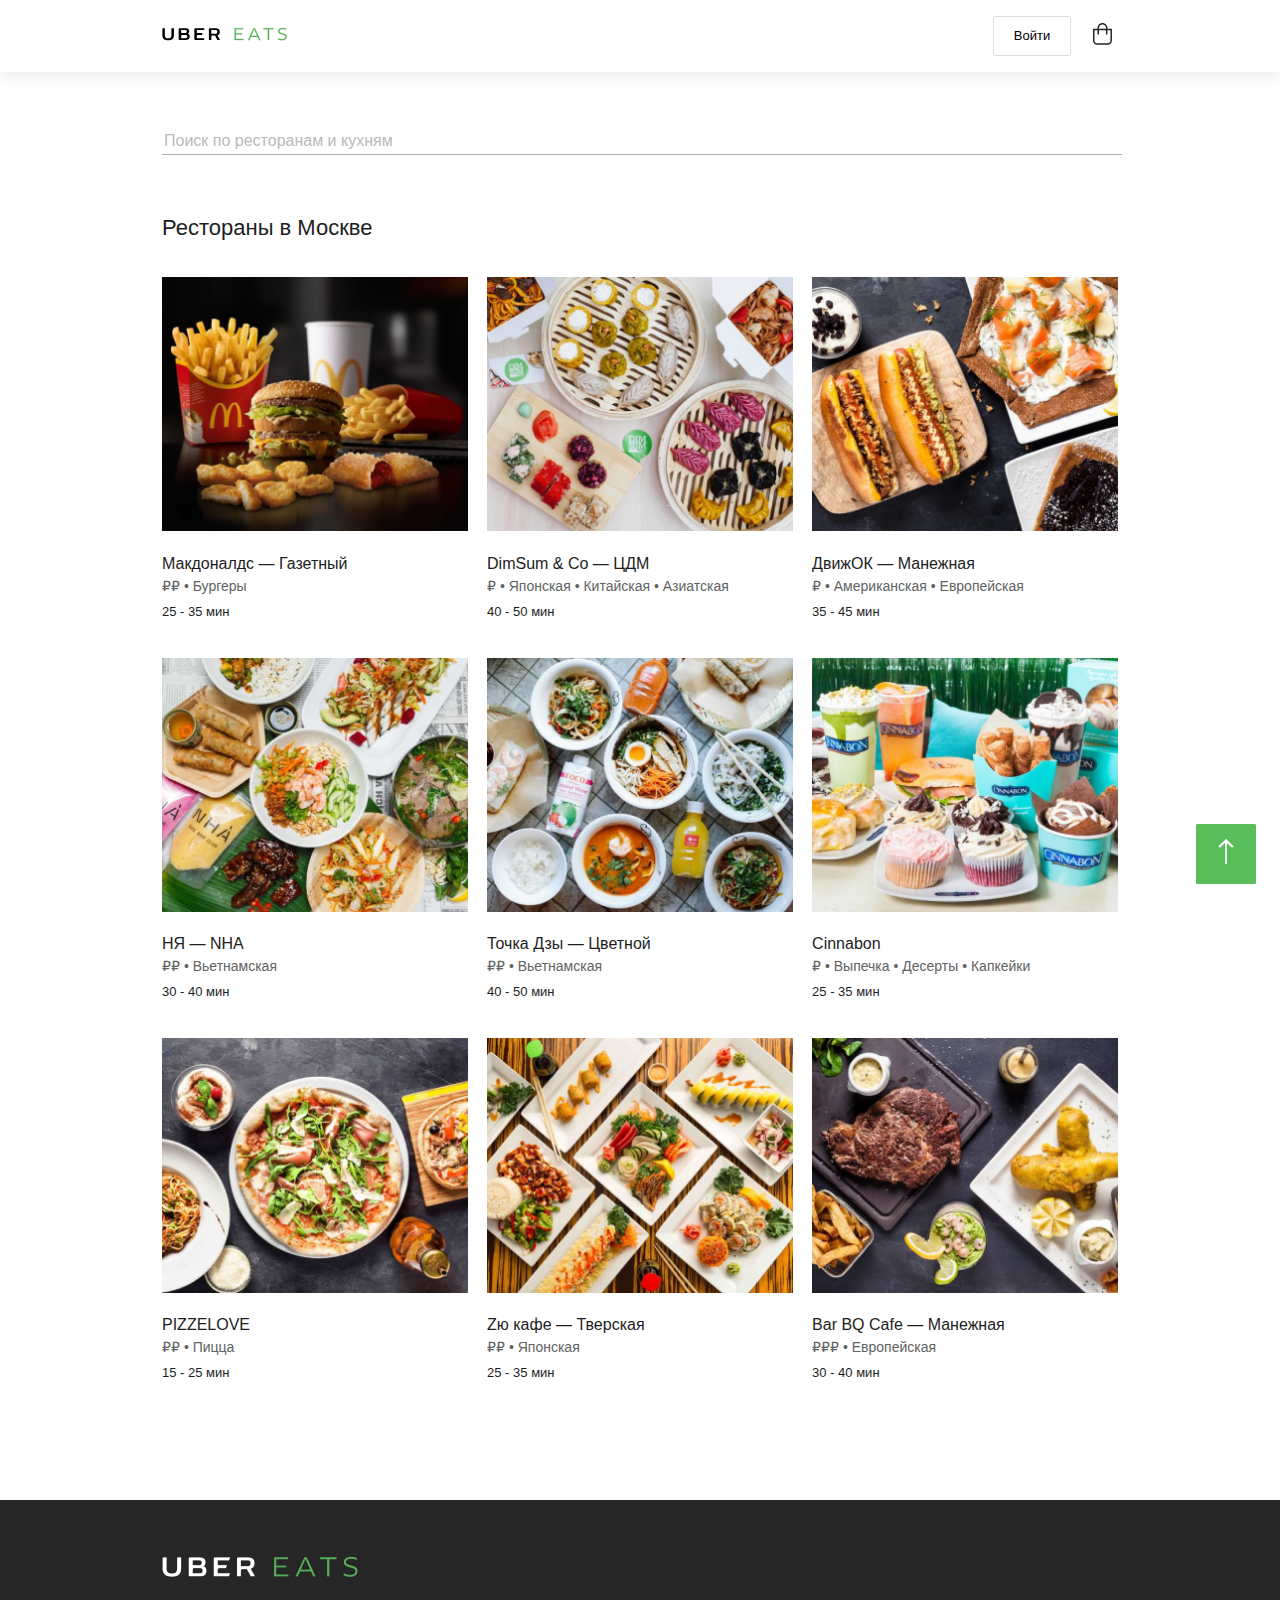
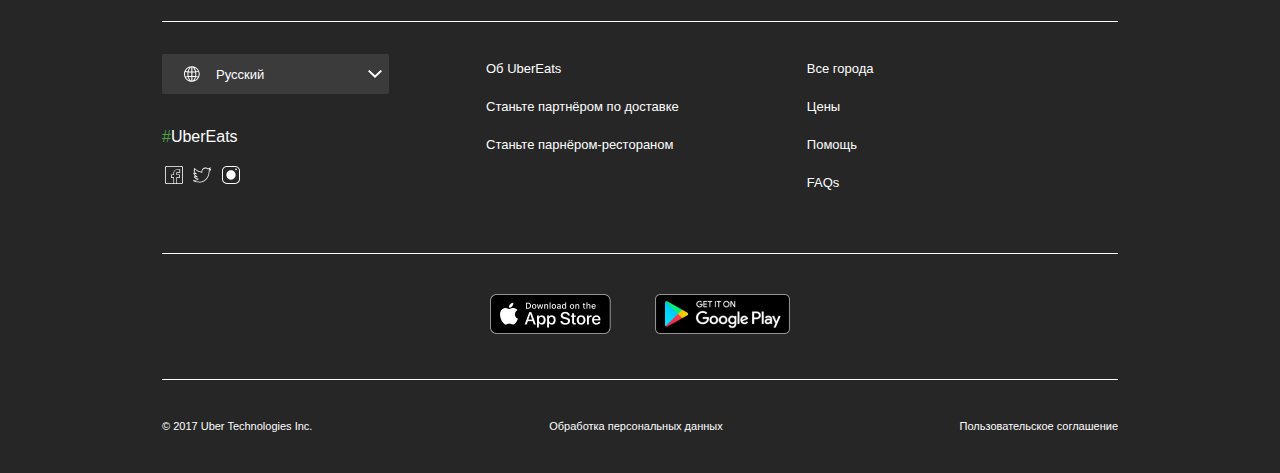
<file: index.html>
<!DOCTYPE html>
<html lang="en">
<head>
    <meta charset="UTF-8">
    <meta name="viewport" content="width=device-width, initial-scale=1.0">
    <link rel="stylesheet" href="index/css/style.css">
    <link rel="stylesheet" href="index/css/normalize.css">
    <title>UberEats-главное меню</title>
    <script src="index/scripts/main.js" defer></script>
</head>
<body>
    <header id="up" class="header">
        <div class="container">
            <div class="logo">
                <img src="index/img/logo-uber.svg" alt="UberEats" class="logo-uber">
                <img src="index/img/logo-eats.svg" alt="UberEats" class="logo-eats">
            </div>  
            <button class="login">Войти</button>
            <button class="shop"><img src="index/img/basket.svg" alt="shop" class="basket"></button>
        </div>
    </header>
    <section class="hero">
        <div class="container">
            <input type="text" placeholder="Поиск по ресторанам и кухням" class="search">
            <h2 class="restaurants-title">Рестораны в Москве</h2>
            <div class="all-restaurants">
                <div class="restaurant-card">
                    <a href="restaurant.html" class="restaurant-site">
                    <img src="index/img/restaurant/1.png" alt="Макдоналдс — Газетный" class="restaurant-image">
                    <span class="restaurant-name">Макдоналдс — Газетный</span></a>
                    <span class="food">₽₽ • Бургеры</span>
                    <span class="time">25 - 35 мин</span>
                </div>
                <div class="restaurant-card">
                    <a href="restaurant.html" class="restaurant-site">
                    <img src="index/img/restaurant/2.png" alt="DimSum & Co — ЦДМ" class="restaurant-image">
                    <span class="restaurant-name">DimSum & Co — ЦДМ</span></a>
                    <span class="food">₽ • Японская • Китайская • Азиатская</span>
                    <span class="time">40 - 50 мин</span>
                </div>
                <div class="restaurant-card">
                    <a href="restaurant.html" class="restaurant-site">
                    <img src="index/img/restaurant/3.png" alt="ДвижОК — Манежная" class="restaurant-image">
                    <span class="restaurant-name">ДвижОК — Манежная</span></a>
                    <span class="food">₽ • Американская • Европейская</span>
                    <span class="time">35 - 45 мин</span>
                </div>
                <div class="restaurant-card">
                    <a href="restaurant.html" class="restaurant-site">
                    <img src="index/img/restaurant/4.png" alt="НЯ — NHA" class="restaurant-image">
                    <span class="restaurant-name">НЯ — NHA</span></a>
                    <span class="food">₽₽ • Вьетнамская</span>
                    <span class="time">30 - 40 мин</span>
                </div>
                <div class="restaurant-card">
                    <a href="restaurant.html" class="restaurant-site">
                    <img src="index/img/restaurant/5.png" alt="Точка Дзы — Цветной" class="restaurant-image">
                    <span class="restaurant-name">Точка Дзы — Цветной</span></a>
                    <span class="food">₽₽ • Вьетнамская</span>
                    <span class="time">40 - 50 мин</span>
                </div>
                <div class="restaurant-card">
                    <a href="restaurant.html" class="restaurant-site">
                    <img src="index/img/restaurant/6.png" alt="Cinnabon" class="restaurant-image">
                    <span class="restaurant-name">Cinnabon</span></a>
                    <span class="food">₽ • Выпечка • Десерты • Капкейки</span>
                    <span class="time">25 - 35 мин</span>
                </div>
                <div class="restaurant-card">
                    <a href="restaurant.html" class="restaurant-site">
                    <img src="index/img/restaurant/7.png" alt="PIZZELOVE" class="restaurant-image">
                    <span class="restaurant-name">PIZZELOVE</span></a>
                    <span class="food">₽₽ • Пицца</span>
                    <span class="time">15 - 25 мин</span>
                </div>
                <div class="restaurant-card">
                    <a href="restaurant.html" class="restaurant-site">
                    <img src="index/img/restaurant/8.png" alt="Zю кафе — Тверская" class="restaurant-image">
                    <span class="restaurant-name">Zю кафе — Тверская</span></a>
                    <span class="food">₽₽ • Японская</span>
                    <span class="time">25 - 35 мин</span>
                </div>
                <div class="restaurant-card">
                    <a href="restaurant.html" class="restaurant-site">
                    <img src="index/img/restaurant/9.png" alt="Bar BQ Cafe — Манежная" class="restaurant-image">
                    <span class="restaurant-name">Bar BQ Cafe — Манежная</span></a>
                    <span class="food">₽₽₽ • Европейская</span>
                    <span class="time">30 - 40 мин</span>
                </div>
            </div>
        </div>
    </section>
    <section class="info">
        <div class="container">
            <div class="logo-footer">
                <img src="index/img/logo-uber-footer.png" alt="UberEats" class="logo-uber-footer">
                <img src="index/img/logo-eats-footer.png" alt="UberEats" class="logo-eats-footer">
            </div>
                <div class="social-and-language">
                    <div class="language">
                        <button class="language-menu"><img src="index/img/world.svg" alt="language" class="world">
                            <span class= "selected-language">Русский</span>
                            <img src="index/img/arrow.svg" alt="language" class="arrow">
                        </button>
                        <span class="insta"><strong class="hashtag">#</strong>UberEats</span>
                        <a><img src="index/img/social/facebook.svg" alt="facebook" class="social"></a>
                        <a><img src="index/img/social/twitter.svg" alt="twitter" class="social"></a>
                        <a><img src="index/img/social/instagram.svg" alt="instagram" class="social"></a>
                    </div>
                    <div class="about">
                        <div class="left">
                            <a href="#" class="left-side">Об UberEats</a>
                            <a href="#" class="left-side">Станьте партнёром по доставке</a>
                            <a href="#" class="left-side">Станьте парнёром-рестораном</a>
                        </div>
                        <div class="right">
                            <a href="#" class="right-side">Все города</a>
                            <a href="#" class="right-side">Цены</a>
                            <a href="#" class="right-side">Помощь</a>
                            <a href="#" class="right-side">FAQs</a>
                        </div>
                    </div>
        
                </div>

        </div>
    </section>
    <section class="download">
        <div class="container">
            <a href="#" class="appstore"><img src="index/img/appstore.png" alt="AppStore"></a>
            <a href="#" class="google"><img src="index/img/google.png" alt="PlayMarket"></a>
        </div>
    </section>
    <section class="footer">
        <div class="container">
            <div class="date">© 2017 Uber Technologies Inc.</div>
                <a href="#" class="personal">Обработка персональных данных</a>
                <a href="#" class="agreement">Пользовательское соглашение</a>
            </div>
        <a href="#up" class="up"><button class="up"><img src="index/img/arrow-up.svg" alt="up"></button></a>
    </section>
    <!-- /.footer -->
    <section class="modal-login hide">
        <div class="login-block">
            <button class="btn-close">&#10008;</button>
            <form action="" class="autorization">
                <h2 class="login-text">Для работы с сайтом нужна авторизация:</h2>
                <input type="text"  required placeholder="Введите ваше имя" class="name">
                <input type="text" reauired class="password" placeholder="Введите пароль">
                <button class= "login-submit" type="submit">OK</button>
            </form>
            <div class="regisrtration">
                <p class="registration-text">Мы с вами не знакомы?</p>
                <button class="registration-btn">Зарегистрироваться!</button>
            </div>
        </div>
    </section>
</body>
</html>
</file>
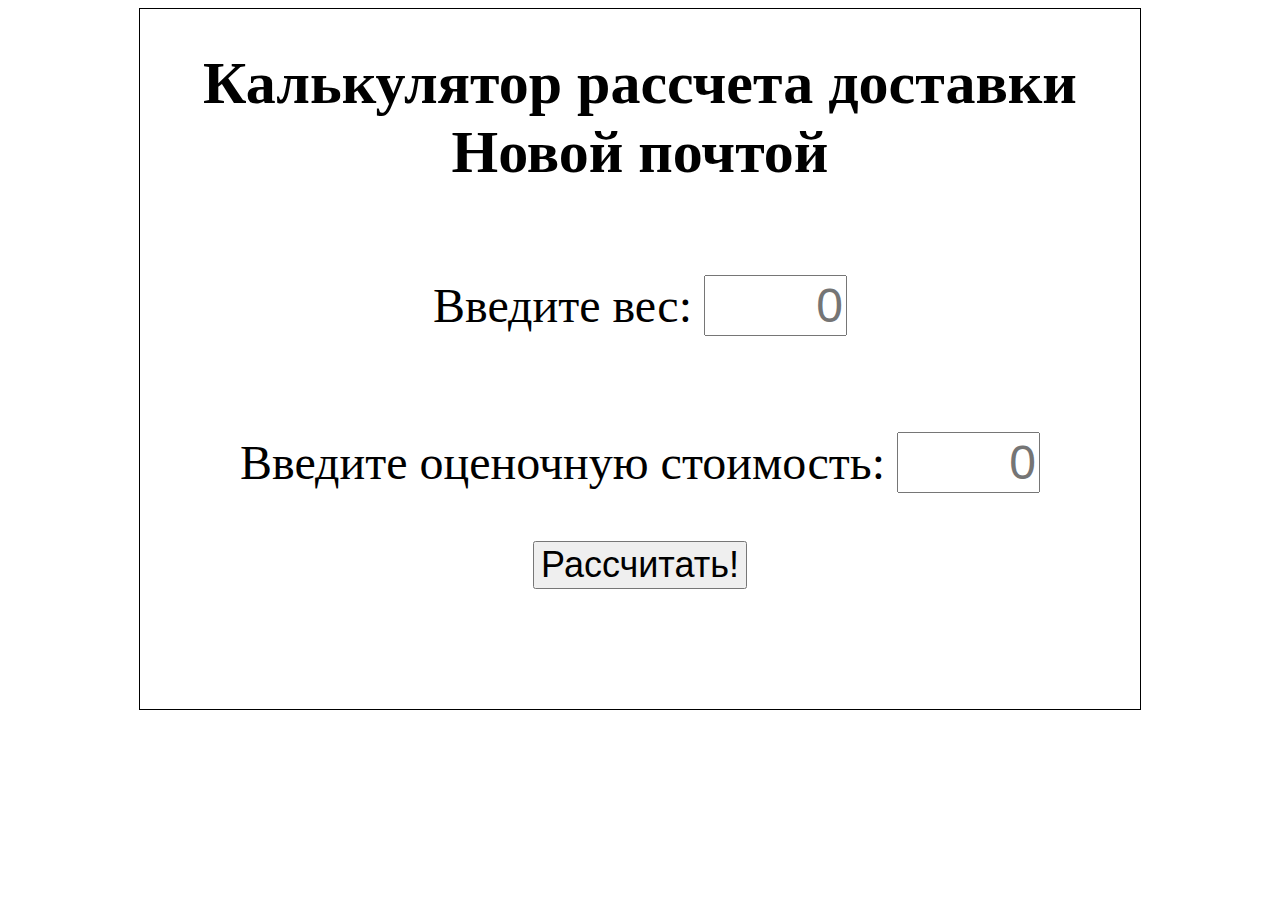
<file: calculator/index.html>
<!DOCTYPE html>
<html lang="en">
<head>
    <meta charset="UTF-8">
    <meta name="viewport" content="width=device-width, initial-scale=1.0">
    <link rel="stylesheet" href="css/style.css">
    <title>Калькулятор рассчета доставки Новой почтой</title>
</head>
<body>
    <div class="container">
        <h1 class="calculator-title">Калькулятор рассчета доставки Новой почтой</h1>
        <p class="text">Введите вес: <input type="text" class="weight" placeholder = '0' required></p>
        <p class="text">Введите оценочную стоимость: <input type="text" placeholder = '0' class="price" required></p>
        <button class="submit">Рассчитать!</button>
        <p class="result"></p>
    </div>
</body>
<script src="js/main.js"></script>
</html>
</file>
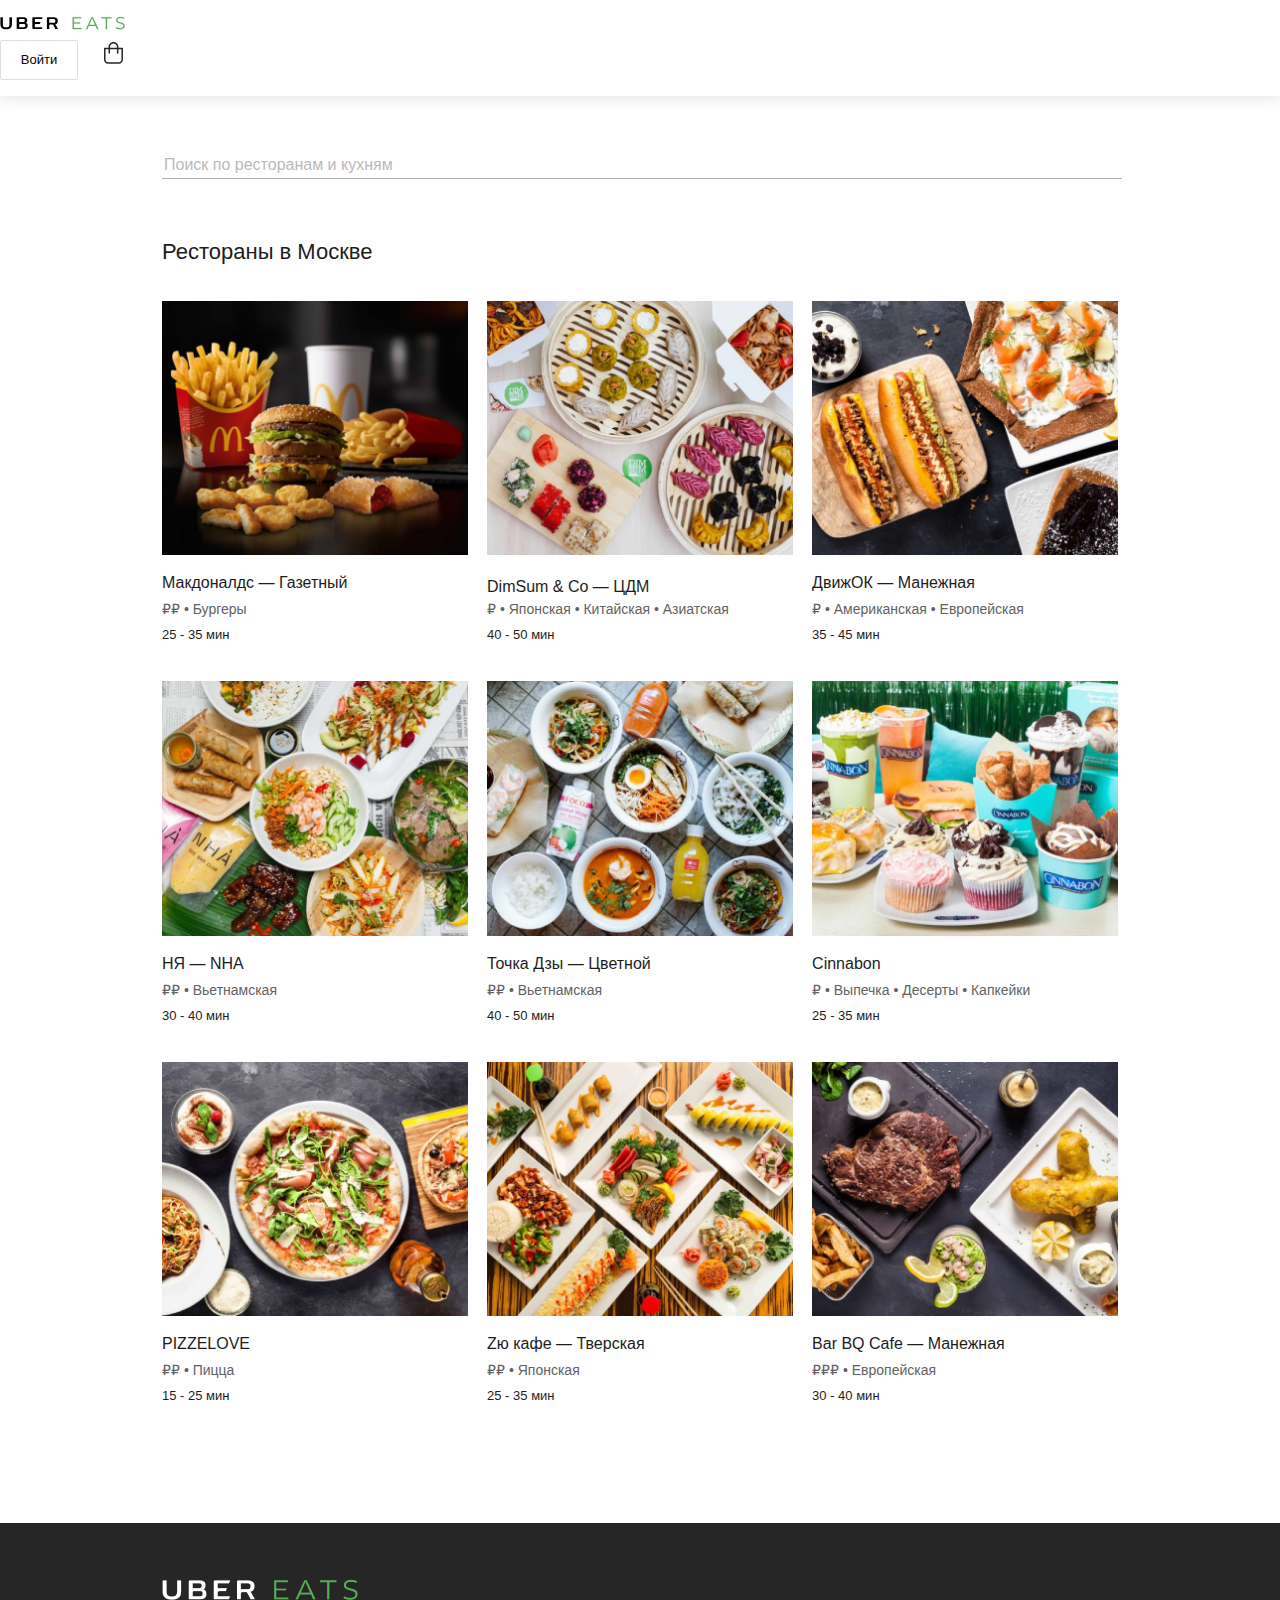
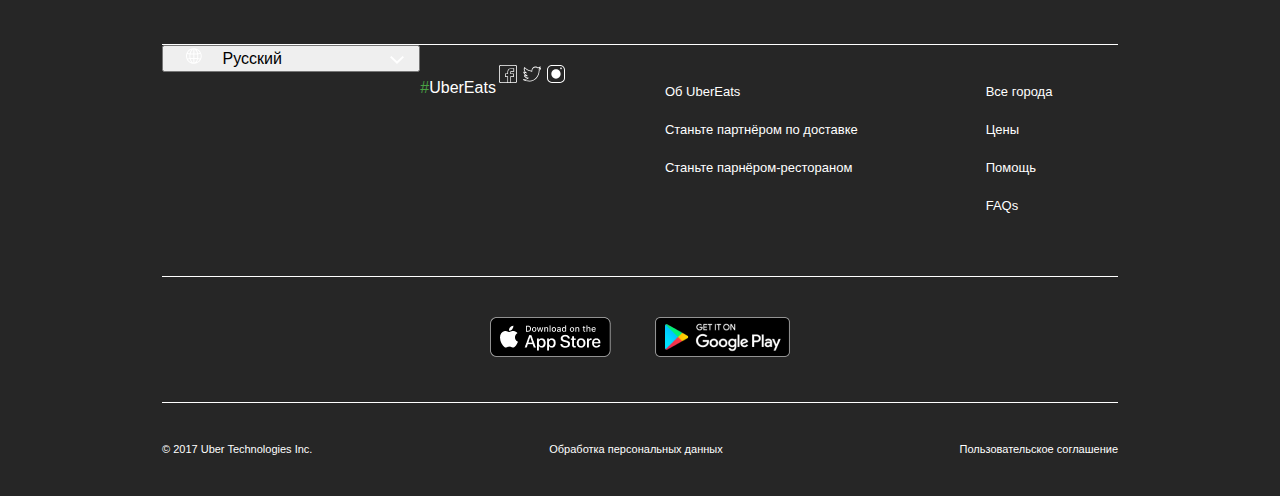
<file: index/index.html>
<!DOCTYPE html>
<html lang="en">
<head>
    <meta charset="UTF-8">
    <meta name="viewport" content="width=device-width, initial-scale=1.0">
    <link rel="stylesheet" href="css/style.css">
    <link rel="stylesheet" href="css/normalize.css">
    <title>UberEats-главное меню</title>
</head>
<body>
    <div class="outer-header">
    <header class="header">
        <div class="logo">
        <img src="img/logo-uber.svg" alt="UberEats" class="logo-uber">
        <img src="img/logo-eats.svg" alt="UberEats" class="logo-eats">
        </div>  
        <button class="login">Войти</button>
        <button class="shop"><img src="img/basket.svg" alt="shop" class="basket"></button>
    </header>
    </div>
    <section class="hero">
        <div class="container">
        <input type="text" placeholder="Поиск по ресторанам и кухням" class="search">
    
    <h2 class="restaurants-title">Рестораны в Москве</h2>
    <div class="all-restaurants">
    <div class="restaurant-card">
        <a href="" class="restaurant-site"></a>
        <img src="img/restaurant/1.png" alt="Макдоналдс — Газетный" class="restaurant-image">
        <span class="restaurant-name">Макдоналдс — Газетный</span>
        <span class="food">₽₽ • Бургеры</span>
        <span class="time">25 - 35 мин</span>
    </div>
    <div class="restaurant-card">
        <a href="#" class="restaurant-site">
        <img src="img/restaurant/2.png" alt="DimSum & Co — ЦДМ" class="restaurant-image">
        <span class="restaurant-name">DimSum & Co — ЦДМ</span></a>
        <span class="food">₽ • Японская • Китайская • Азиатская</span>
        <span class="time">40 - 50 мин</span>

    </div>
    <div class="restaurant-card">
        <a href="" class="restaurant-site"></a>
        <img src="img/restaurant/3.png" alt="ДвижОК — Манежная" class="restaurant-image">
        <span class="restaurant-name">ДвижОК — Манежная</span>
        <span class="food">₽ • Американская • Европейская</span>
        <span class="time">35 - 45 мин</span>
    </div>
    <div class="restaurant-card">
        <a href="" class="restaurant-site"></a>
        <img src="img/restaurant/4.png" alt="НЯ — NHA" class="restaurant-image">
        <span class="restaurant-name">НЯ — NHA</span>
        <span class="food">₽₽ • Вьетнамская</span>
        <span class="time">30 - 40 мин</span>
    </div>
    <div class="restaurant-card">
        <a href="" class="restaurant-site"></a>
        <img src="img/restaurant/5.png" alt="Точка Дзы — Цветной" class="restaurant-image">
        <span class="restaurant-name">Точка Дзы — Цветной</span>
        <span class="food">₽₽ • Вьетнамская</span>
        <span class="time">40 - 50 мин</span>
    </div>
    <div class="restaurant-card">
        <a href="" class="restaurant-site"></a>
        <img src="img/restaurant/6.png" alt="Cinnabon" class="restaurant-image">
        <span class="restaurant-name">Cinnabon</span>
        <span class="food">₽ • Выпечка • Десерты • Капкейки</span>
        <span class="time">25 - 35 мин</span>
    </div>
    <div class="restaurant-card">
        <a href="" class="restaurant-site"></a>
        <img src="img/restaurant/7.png" alt="PIZZELOVE" class="restaurant-image">
        <span class="restaurant-name">PIZZELOVE</span>
        <span class="food">₽₽ • Пицца</span>
        <span class="time">15 - 25 мин</span>
    </div>
    <div class="restaurant-card">
        <a href="" class="restaurant-site"></a>
        <img src="img/restaurant/8.png" alt="Zю кафе — Тверская" class="restaurant-image">
        <span class="restaurant-name">Zю кафе — Тверская</span>
        <span class="food">₽₽ • Японская</span>
        <span class="time">25 - 35 мин</span>
    </div>
    <div class="restaurant-card">
        <a href="" class="restaurant-site"></a>
        <img src="img/restaurant/9.png" alt="Bar BQ Cafe — Манежная" class="restaurant-image">
        <span class="restaurant-name">Bar BQ Cafe — Манежная</span>
        <span class="food">₽₽₽ • Европейская</span>
        <span class="time">30 - 40 мин</span>
    </div>
    </div>
    </div>
    <!-- /.container -->
    </section>
    <section class="info">
        <div class="container">
            <div class="logo-footer">
                <img src="img/logo-uber-footer.png" alt="UberEats" class="logo-uber-footer">
                <img src="img/logo-eats-footer.png" alt="UberEats" class="logo-eats-footer">
            </div>
            <div class="about-and-social">
                <div class="social-and-language">
            <div class="language">
                <button class="menu"><img src="img/world.svg" alt="language" class="world">
                    <span class= "selected-language">Русский</span>
                    <img src="img/arrow.svg" alt="language" class="arrow">
                </button>
            </div>
         <span class="insta"><strong class="hashtag">#</strong>UberEats</span>
         <a><img src="img/social/facebook.svg" alt="facebook" class="social"></a>
         <a><img src="img/social/twitter.svg" alt="twitter" class="social"></a>
         <a><img src="img/social/instagram.svg" alt="instagram" class="social"></a>
         <div class="about">
             <div class="left">
             <a href="#" class="left-side">Об UberEats</a>
             <a href="#" class="left-side">Станьте партнёром по доставке</a>
             <a href="#" class="left-side">Станьте парнёром-рестораном</a>
            </div>
            <div class="right">
             <a href="#" class="right-side">Все города</a>
             <a href="#" class="right-side">Цены</a>
             <a href="#" class="right-side">Помощь</a>
             <a href="#" class="right-side">FAQs</a>
            </div>
         </div>
        
        </div>
        </div>
        </div>
        <!-- /.container -->
    </section>
    <section class="download">
        
        <div class="container">
            <div class="for-border">
            <a href="#" class="appstore"><img src="img/appstore.png" alt="AppStore"></a>
            <a href="#" class="google"><img src="img/google.png" alt="PlayMarket"></a>
            </div>
        </div>
    </section>
    <section class="footer">
        <div class="container">
        <div class="date">© 2017 Uber Technologies Inc.</div>
        <a href="#" class="personal">Обработка персональных данных</a>
        <a href="#" class="agreement">Пользовательское соглашение</a>
        </div>
    </section>
    <!-- /.footer -->
</body>
</html>
</file>
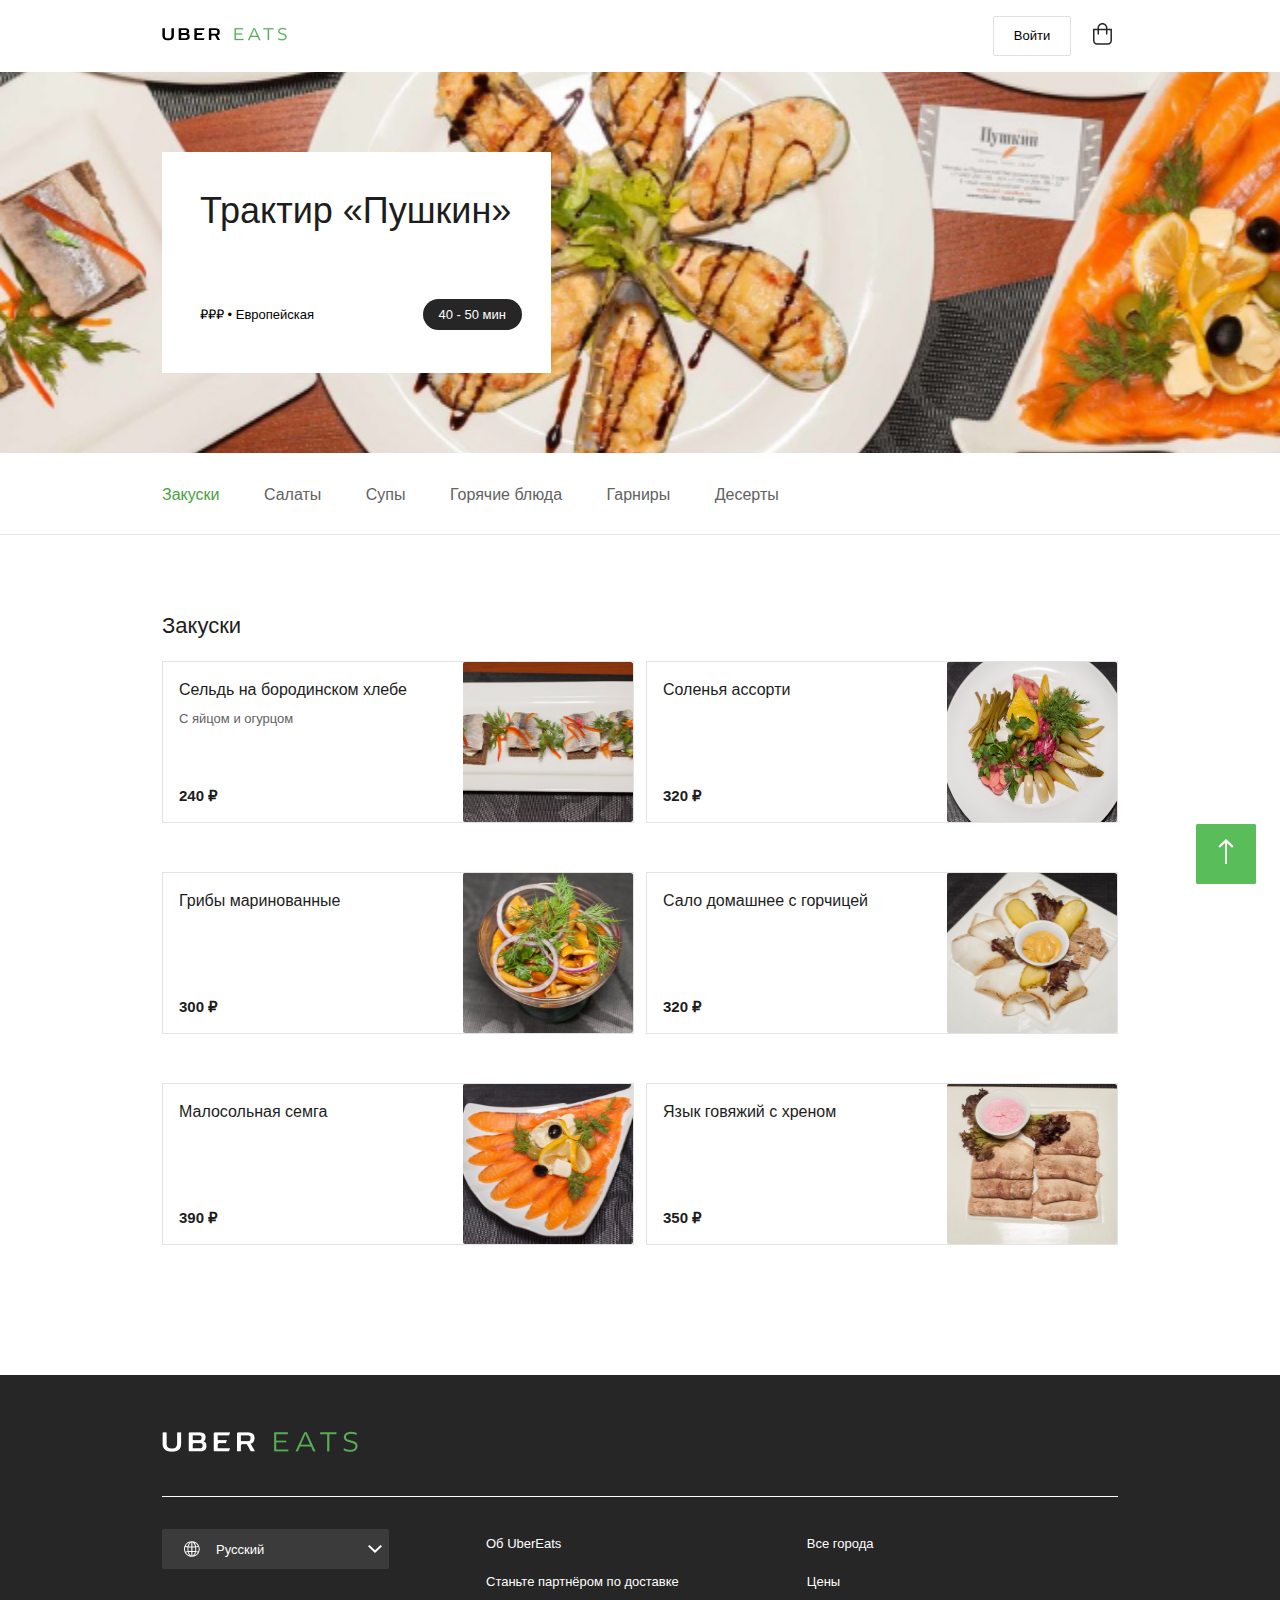
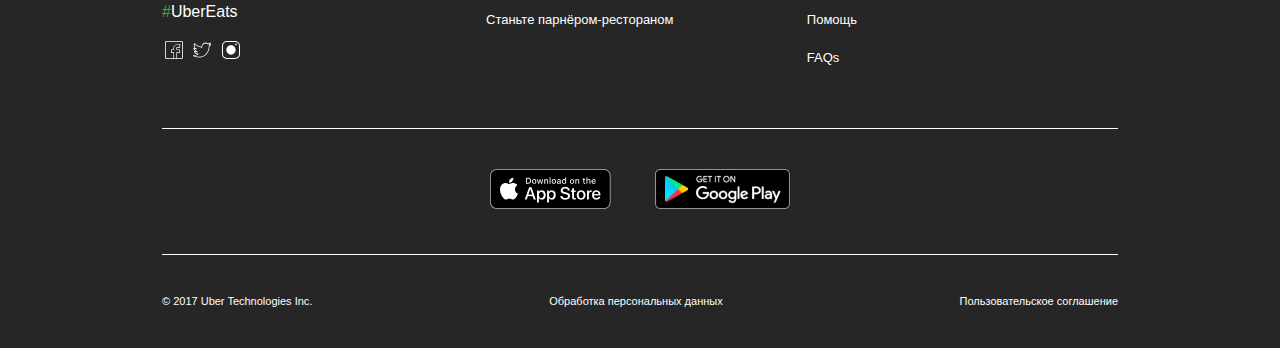
<file: restaurant.html>
<!DOCTYPE html>
<html lang="en">
<head>
    <meta charset="UTF-8">
    <meta name="viewport" content="width=device-width, initial-scale=1.0">
    <link rel="stylesheet" href="restaurant/css/normalize.css">
    <link rel="stylesheet" href="restaurant/css/style.css">
    <title>Трактир «Пушкин»</title>
</head>
<body>
    <header id="up" class="header">
        <div class="container">
            <div class="logo">
                <img src="../restaurant/img/logo-uber.svg" alt="UberEats" class="logo-uber">
                <img src="../restaurant/img/logo-eats.svg" alt="UberEats" class="logo-eats">
            </div>  
            <button class="login">Войти</button>
            <button class="shop"><img src="../restaurant/img/basket.svg" alt="shop" class="basket"></button>
        </div>
    </header>
    <section class="restaurant-preview">
        <div class="container">
            <div class="preview-card">
                <h1 class="restaurant-name">Трактир «Пушкин»</h1>
                <div class="restaurant-description">
                    <p class="description">₽₽₽ • Европейская</p>
                    <p class="time">40 - 50 мин</p>
                </div>
            </div>
        </div>  
    </section>
    <section class="tab-menu">
        <div class="container">
            <div class="tab-menu-desktop">
                <span class="tab-menu-category active">Закуски</span>
                <span class="tab-menu-category">Салаты</span>
                <span class="tab-menu-category">Супы</span>
                <span class="tab-menu-category">Горячие блюда</span>
                <span class="tab-menu-category">Гарниры</span>
                <span class="tab-menu-category">Десерты</span>
            </div>
            <div class="tab-menu-mobile">
                <span class="tab-menu-category active">Закуски</span>
                <span class="tab-menu-category">Салаты</span>
                <span class="tab-menu-category">Супы</span>
                <span class="tab-menu-category">Горячие блюда</span>
                <span class="tab-menu-category">Гарниры</span>
                <span class="tab-menu-category">Десерты</span>
                <div class="line"></div>
            </div>
        </div>
    </section>
    <section class="menu">
        <div class="container">
            <h2 class="menu-name">Закуски</h2>
            <div class="meal-cards">
                <div class="meal-card">
                    <div class="meal-info">
                        <h3 class="meal-name">Сельдь на бородинском хлебе</h3>
                        <span class="meal-description">С яйцом и огурцом</span>
                        <span class="meal-price">240 ₽</span>
                    </div>
                    <img src="../restaurant/img/meal/seld.png" alt="Сельдь на бородинском хлебе" class="meal-img">
                </div>
                <div class="meal-card">
                    <div class="meal-info">
                        <h3 class="meal-name">Соленья ассорти</h3>
                        <span class="meal-description"></span>
                        <span class="meal-price">320 ₽</span>
                    </div>
                    <img src="../restaurant/img/meal/salted.png" alt="Соленья ассорти" class="meal-img">
                </div>
                <div class="meal-card">
                    <div class="meal-info">
                        <h3 class="meal-name">Грибы маринованные</h3>
                        <span class="meal-description"></span>
                        <span class="meal-price">300 ₽</span>
                    </div>
                    <img src="../restaurant/img/meal/mushrums.png" alt="Грибы маринованные" class="meal-img">
                </div>
                <div class="meal-card">
                   <div class="meal-info"> <h3 class="meal-name">Сало домашнее с горчицей</h3>
                    <span class="meal-description"></span>
                    <span class="meal-price">320 ₽</span>
                    </div>
                    <img src="../restaurant/img/meal/bacon.png" alt="Сало домашнее с горчицей" class="meal-img">
                </div>
                <div class="meal-card">
                    <div class="meal-info"><h3 class="meal-name">Малосольная семга</h3>
                    <span class="meal-description"></span>
                    <span class="meal-price">390 ₽</span>
                    </div>
                    <img src="../restaurant/img/meal/redfish.png" alt="Малосольная семга" class="meal-img">
                </div>         
                <div class="meal-card">
                    <div class="meal-info"><h3 class="meal-name">Язык говяжий с хреном</h3>
                    <span class="meal-description"></span>
                    <span class="meal-price">350 ₽</span>
                    </div>
                    <img src="../restaurant/img/meal/tongue.png" alt="Язык говяжий с хреном" class="meal-img">         
                </div>
            </div>
        </div>
    </section>
    <section class="info">
        <div class="container">
            <div class="logo-footer">
                <img src="../restaurant/img/logo-uber-footer.png" alt="UberEats" class="logo-uber-footer">
                <img src="../restaurant/img/logo-eats-footer.png" alt="UberEats" class="logo-eats-footer">
            </div>
                <div class="social-and-language">
                    <div class="language">
                        <button class="language-menu"><img src="../restaurant/img/world.svg" alt="language" class="world">
                            <span class= "selected-language">Русский</span>
                            <img src="../restaurant/img/arrow.svg" alt="language" class="arrow">
                        </button>
                    <span class="insta"><strong class="hashtag">#</strong>UberEats</span>
                    <a><img src="../restaurant/img/social/facebook.svg" alt="facebook" class="social"></a>
                    <a><img src="../restaurant/img/social/twitter.svg" alt="twitter" class="social"></a>
                    <a><img src="../restaurant/img/social/instagram.svg" alt="instagram" class="social"></a>
                </div>
                    <div class="about">
                        <div class="left">
                            <a href="#" class="left-side">Об UberEats</a>
                            <a href="#" class="left-side">Станьте партнёром по доставке</a>
                            <a href="#" class="left-side">Станьте парнёром-рестораном</a>
                        </div>
                        <div class="right">
                            <a href="#" class="right-side">Все города</a>
                            <a href="#" class="right-side">Цены</a>
                            <a href="#" class="right-side">Помощь</a>
                            <a href="#" class="right-side">FAQs</a>
                        </div>
                    </div>
                </div>
        </div>
        <!-- /.container -->
    </section>
    <section class="download">        
        <div class="container">
            <a href="#" class="appstore"><img src="../restaurant/img/appstore.png" alt="AppStore"></a>
            <a href="#" class="google"><img src="../restaurant/img/google.png" alt="PlayMarket"></a>
        </div>
    </section>
    <section class="footer">
        <div class="container">
            <div class="date">© 2017 Uber Technologies Inc.</div>
            <a href="#" class="personal">Обработка персональных данных</a>
            <a href="#" class="agreement">Пользовательское соглашение</a>
        </div>
        <a href="#up" class="up"><button class="up"><img src="../restaurant/img/arrow-up.svg" alt="up"></button></a>
    </section>
</body>
</html>
</file>
<file: index/css/style.css>
button{
    cursor: pointer;
}
body{
    font-family: Roboto, sans-serif;
}
.header{
    padding-top: 16px;
    padding-bottom: 16px;
    box-shadow: 0px 0px 16px rgba(38, 38, 38, 0.16);
}
.header>.container{
    display: flex;
    justify-content: space-between;
    align-items: center;
}
.logo{
    padding-right: auto;
}
.logo-uber{
    padding-right: 9px;
}
.shop{
    border: none;
    background-color: #fff;
    cursor: pointer;
    outline: none;
    height: 40px;
}
.login{
    font-style: normal;
    font-weight: 500;
    font-size: 13px;
    line-height: 24px;
    border: 1px solid #E0E0E0;
    border-radius: 2px;
    background-color: #fff;
    margin-left: auto;
    margin-right: 16px;
    width: 78px;
    height: 40px;
    outline: none;
    cursor: pointer;
}
.container{
    max-width: 956px;
    margin-left: auto;
    margin-right: auto;
}
.search{
    font-size: 16px;
    line-height: 24px;
    display: flex;
    align-items: center;
    color: #626262;
    mix-blend-mode: normal;
    opacity: 0.5;
    margin-top: 56px;
    outline: none;
    border:none;
    border-bottom: 1px solid#626262;
    width: 100%;
}
.restaurants-title{
    display: block;
    font-style: normal;
    font-weight: normal;
    font-size: 22px;
    line-height: 34px;
    color: #1D1D1D;
    padding-top: 56px;
    padding-bottom: 32px;
    margin: 0;
}
.all-restaurants{
    display: flex;
    flex-wrap: wrap;
    justify-content: space-between;
    align-items: flex-start;
}
.restaurant-card{
    display: flex;
    flex-direction: column;
    flex-basis: 32%;
}
.restaurant-image{
    margin-bottom: 16px;
    width: 100%;
}
.restaurant-name{
    font-style: normal;
    font-weight: normal;
    font-size: 16px;
    line-height: 24px;
    color: #1D1D1D;
    margin-bottom: 4px;
}
.food{
    font-style: normal;
    font-weight: normal;
    font-size: 14px;
    line-height: 21px;
    color: #626262;
    margin-top: 0;
    margin-bottom: 4px;
}
.time{
    font-style: normal;
    font-weight: normal;
    font-size: 13px;
    line-height: 21px;
    color: #1D1D1D;
    margin-top: 0;
    margin-bottom: 36px;
}
.restaurant-site{
    cursor: pointer;
    text-decoration: none;
    display: block;
}
.social-and-language {
    display: flex;
}
.info {
    background-color: #262626;
    margin-top: 80px;
    border-top: 1px solid #fff;
}
.logo-footer{
    padding-top: 56px;
    padding-bottom: 40px;
    border-bottom: 0.5px solid #fff;
}
.logo-uber-footer{
    padding-right: 15px;
}
.language-menu{
    background-color: #3B3B3B;
    border-radius: 2px;
    font-style: normal;
    font-weight: normal;
    font-size: 13px;
    line-height: 15px;
    color: #FFFFFF;
    display: flex;
    align-items: center;
    cursor: pointer;
    width: 227px;
    height: 40px;
    outline: none;
    margin-top: 32px;
    border:none;
}
.world{
    padding-left: 16px;
}
.selected-language{
    padding-left: 16px;
}
.arrow{
    padding-left: 104px;
    padding-right: 8px;
}
.hashtag{
    font-style: normal;
    font-weight: normal;
    font-size: 16px;
    line-height: 19px;
    color: #49A144;
}
.insta{
    display: block;
    font-style: normal;
    font-weight: normal;
    font-size: 16px;
    line-height: 19px;
    color: #FFFFFF;
    padding-top: 33px;
}
.social{
    background-color:#262626 ;
    cursor: pointer;
    margin-top: 17px;
}
.about-and-social{
    display: flex;
}
.about{
    display: flex;
    padding-top: 39px;
    padding-left: 97px;
}
.left-side,
.right-side {
    text-decoration: none;
     font-style: normal;
    font-weight: normal;
    font-size: 13px;
    line-height: 15px;
    color: #FFFFFF;
    display: block;
    padding-bottom: 23px;
}
.left-side{
    display: block;
    padding-right: 128px;

}
.footer{
    background-color: #262626;
}
.footer>.container {
    display: flex;
    justify-content: space-between;
    padding-bottom: 40px;
    padding-top: 40px;
}
.date,
.personal, 
.agreement{
    text-decoration: none;
    font-style: normal;
    font-weight: normal;
    font-size: 11px;
    line-height: 13px;
    color: #FFFFFF;
    display: inline-block;

}
.download{
    background-color: #262626;
    text-align: center;
}
.download>.container {
    padding-top: 40px;
}
.appstore{
    margin-right: 40px;
    
}
.info>.container, .download>.container {
    border-bottom:  1px solid #fff;
    padding-bottom: 40px;
}
.up{
    position: fixed;
    width: 60px;
    height: 60px;
    background-color: #59BD5A;
    border-radius: 2px;
    right:24px;
    bottom: 16px;
    cursor: pointer;
    border: none;
}
.modal-login{
    position: fixed;
    top: 0;
    left: 0;
    display: flex;
    background-color: rgba(0, 170, 255, 0.4);
    height: 100vh;
    width: 100vw;
}
.login-block{
    background-color: #fff;
    padding: 20px;
    margin: auto;
    display: flex;
    flex-direction: column;
    align-items: center;
    box-shadow: 0px 0px 16px rgba(38, 38, 38, 0.16);
}
.autorization{
    display: flex;
    flex-direction: column;
    align-items: center;
    margin-bottom: 30px;
}
.login-text{
    margin-top: 0;
    text-align: center;
}
.name, .password{
    width: 200px;
    margin-bottom: 10px;
}
.login-submit{
    width: 100px;
}
.hide{
    display: none;
}
.btn-close{
    align-self: flex-end;
    border: none;
    background-color: #fff;
}
@media screen and (max-width: 1200px){
    .container{
        width: 960px;
    }
}
@media screen and (max-width: 992px){
    .container{
        width: 720px;
    }
    .meal-card{
        flex-basis: 100%;
    }
    .left-side{
        padding-right: 98px;
    }
    .menu {
        padding-top: 30px;
        padding-bottom: 0;
    }
}
@media screen and (max-width: 768px){
    .container{
        width: 540px;
    }
    .left-side {
        padding-right: 18px;
    }
    .about {
        padding-left: 20px;
    }
    .restaurant-card{
        flex-basis: 48%;
    }
}
@media screen and (max-width: 576px){
    .container{
        width: 95%;
    }
    .restaurant-card{
        flex-basis: 100%;
    }
    .shop{
        display: none;
    }
    .login{
        margin-right: 0;
    }
    .social-and-language {
        flex-direction: column;
    }
    .about {
        flex-direction: column;
        padding-left: 0;
    }
    .download{
    padding-bottom: 0;
    }
    .footer>.container{
        flex-direction: column;
        padding-top: 40px;
    }
    .date, .personal{
        padding-bottom: 24px;
    }
    .menu{
        padding-bottom: 0;
    }
    .tab-menu{
        border-bottom: none;
    }
    .tab-menu-mobile{
        display: flex;
        flex-direction: column;
        align-items: center;
        margin-top: 95px;
    }
    .tab-menu-desktop{
        display: none;
    }
    .meal-card{
        height: 102px;
        margin-bottom: 16px;
        border-top: none;
        border-right: none;
        border-left: none;
    }
    .meal-card>img{
        width: 30%;
    }
    .meal-info{
        padding-top: 0;
        padding-left: 0;
    }
    .meal-name{
        padding-bottom: 0;
    }
    .menu-name{
        display: none;
    }
    .login-block{
        height: 100vh;
        width: 100vw;
        justify-content: center;
    }
}
</file>
<file: calculator/css/style.css>
.container{
    border: #000 1px solid;
    display: flex;
    justify-content: center;
    align-items: center;
    flex-direction: column;
    max-width: 1000px;
    margin: auto;
    margin-top: auto;
    margin-bottom: auto;
}
.calculator-title{
    text-align: center;
    font-size: 60px;
}
.text{
    font-size: 48px;
}
.submit{
    font-size: 36px;
}
input{
    font-size: 48px;
    width: 135px;
    text-align: right;

}
.result{
    color: green;
    font-size: 60px;
}
</file>
<file: restaurant/css/style.css>
body{
    font-family: Roboto, sans-serif;
}
.header{
    padding-top: 16px;
    padding-bottom: 16px;
    box-shadow: 0px 0px 16px rgba(38, 38, 38, 0.16);
}
.header>.container{
    display: flex;
    justify-content: space-between;
    align-items: center;
}
.logo{
    padding-right: auto;
}
.logo-uber{
    padding-right: 9px;
}
.shop{
    border: none;
    background-color: #fff;
    cursor: pointer;
    outline: none;
    height: 40px;
}
.login{
    font-style: normal;
    font-weight: 500;
    font-size: 13px;
    line-height: 24px;
    border: 1px solid #E0E0E0;
    border-radius: 2px;
    background-color: #fff;
    margin-left: auto;
    margin-right: 16px;
    width: 78px;
    height: 40px;
    outline: none;
    cursor: pointer;
} 
.container{
    max-width: 956px;
    margin-left: auto;
    margin-right: auto;
}
.restaurant-preview{
    background-image: url(../img/pushkin1.png);
    background-repeat: no-repeat;
    background-size: 100%;
    background-position: center;
}
.restaurant-preview>.container{
    padding-top: 80px;
    padding-bottom: 80px;
}
.restaurant-name{
    padding: 38px 38px;
    margin-top: 0;
    font-style: normal;
    font-weight: normal;
    font-size: 36px;
    line-height: 42px;
    color: #1D1D1D;
}
.preview-card{
    background-color: #fff;
    width: 389px;
    padding-bottom: 38px;
}
.restaurant-description{
    display: flex;
    justify-content: space-between;
    align-items: baseline;
    margin-left: 38px;
    margin-right: 29px;
    font-style: normal;
    font-weight: normal;
    font-size: 13px;
    line-height: 15px;
}
.time{
    padding: 8px 16px;
    background: #262626;
    border-radius: 16px;
    color: #fff;
    margin: 0;
}
.tab-menu{
    padding-top: 32px;
    padding-bottom: 29px;
    border-bottom: 1px solid rgba(117, 117, 117, 0.2);
}
.tab-menu-mobile{
    display: none;

}
.tab-menu-mobile>span {
    display: none;
    font-size: 18px;
    line-height: 1.6;
    margin-right: 0;
}
.tab-menu-mobile>.active {
    display: flex;
    justify-content: center;
    font-size: 22px;
    font-weight: 500;
    color: #000;
}
.tab-menu-desktop>.active {
    color: #49A144;
}
.tab-menu-mobile>.line{
    display: block;
    height: 1px;
    background-color: black;
    width: 50px;
    margin-left: auto;
    margin-right: auto;
    margin-top: 12px;
}
.tab-menu-category{
    margin-right: 40px;
    cursor: pointer;
    font-size: 16px;
    line-height: 19px;
    color: #626262;
}
.menu{
    padding-top: 56px;
    padding-bottom: 80px;
}
.menu-name{
    font-style: normal;
    font-weight: normal;
    font-size: 22px;
    line-height: 34px;
    color: #1D1D1D;
}
.meal-cards{
    display: flex;
    justify-content: space-between;
    flex-wrap: wrap;
}
.meal-card{
    width: 470px;
    height: 160px;
    border: 1px solid rgba(117, 117, 117, 0.2);
    display: flex;
    justify-content: space-between;
    margin-bottom: 49px;
    cursor: pointer;
}
.meal-info{
    padding-top: 16px;
    padding-left: 16px;
    padding-bottom: 16px;
    display: flex;
    flex-direction: column;
}
.meal-name{
    margin: 0;
    padding-bottom: 6px;
    font-style: normal;
    font-weight: normal;
    font-size: 16px;
    line-height: 24px;
    color: #1D1D1D;
}
.meal-description{
    font-style: normal;
    font-weight: normal;
    font-size: 13px;
    line-height: 21px;
    color: #626262;
}
.meal-price{
    margin-top: auto;
    font-style: normal;
    font-weight: 600;
    font-size: 15px;
    line-height: 21px;
    color: #1D1D1D;
}
.social-and-language {
    display: flex;
}
.info {
    background-color: #262626;
    border-top: 1px solid #fff;
}
.logo-footer{
    padding-bottom: 40px;
    border-bottom: 0.5px solid #fff;
}
.logo-uber-footer{
    padding-right: 15px;
}
.language-menu{
    background-color: #3B3B3B;
    border-radius: 2px;
    font-style: normal;
    font-weight: normal;
    font-size: 13px;
    line-height: 15px;
    color: #FFFFFF;
    display: flex;
    align-items: center;
    cursor: pointer;
    width: 227px;
    height: 40px;
    outline: none;
    margin-top: 32px;
    border:none;
}
.world{
    padding-left: 16px;
}
.selected-language{
    padding-left: 16px;
}
.arrow{
    padding-left: 104px;
    padding-right: 8px;
}
.hashtag{
    font-style: normal;
    font-weight: normal;
    font-size: 16px;
    line-height: 19px;
    color: #49A144;
}
.insta{
    display: block;
    font-style: normal;
    font-weight: normal;
    font-size: 16px;
    line-height: 19px;
    color: #FFFFFF;
    padding-top: 33px;
}
.social{
    background-color:#262626 ;
    cursor: pointer;
    margin-top: 17px;
}
.about-and-social{
    display: flex;
}
.about{
    display: flex;
    padding-top: 39px;
    padding-left: 97px;
}
.left-side,
.right-side {
    text-decoration: none;
     font-style: normal;
    font-weight: normal;
    font-size: 13px;
    line-height: 15px;
    color: #FFFFFF;
    display: block;
    padding-bottom: 23px;
}
.left-side{
    display: block;
    padding-right: 128px;

}
.footer{
    background-color: #262626;
}
.date,
.personal, 
.agreement{
    text-decoration: none;
    font-style: normal;
    font-weight: normal;
    font-size: 11px;
    line-height: 13px;
    color: #FFFFFF;
    display: inline-block;

}
.download{
    background-color: #262626;
    text-align: center;
}
.appstore{
    margin-right: 40px;
    
}
.info>.container, .download>.container {
    border-bottom:  1px solid #fff;
    padding-bottom: 40px;
    padding-top: 56px;
}
.download>.container {
    padding-top: 40px;
}
.footer>.container{
    display: flex;
    justify-content: space-between;
    padding-bottom: 40px;
    padding-top: 40px;
}
.up{
    position: fixed;
    width: 60px;
    height: 60px;
    background-color: #59BD5A;
    border-radius: 2px;
    right:24px;
    bottom: 16px;
    cursor: pointer;
    border: none;
}
@media screen and (max-width: 1200px){
    .container{
        width: 960px;
    }
}
@media screen and (max-width: 992px){
    .container{
        width: 720px;
    }
    .meal-card{
        flex-basis: 100%;
    }
    .left-side{
        padding-right: 98px;
    }
    .menu {
        padding-top: 30px;
        padding-bottom: 0;
    }
}
@media screen and (max-width: 768px){
    .container{
        width: 540px;
    }
    .left-side {
        padding-right: 18px;
    }
    .about {
        padding-left: 20px;
    }
    .preview-card{
        margin-left: auto;
        margin-right: auto;
    }
    .tab-menu-category {
        margin-right: 20px;
    }
}
@media screen and (max-width: 576px){
    .container{
        width: 95%;
    }
    .restaurant-preview>.container{
        display: flex;
        justify-content: center;
    }
    .preview-card{
        width: 90%;
        height: 180px;
        margin-top: 131px;
        position: absolute;
        box-shadow: 0px 0px 16px rgba(117, 117, 117, 0.2);
        border-radius: 2px;
        padding-bottom: 0;
    }
    .restaurant-preview>.container{
        padding-top: 0;
        padding-bottom: 0;
        height: 255px;
    }
    .restaurant-name {
        padding-top: 24px;
        font-size: 24px;
        line-height: 42px;
        text-align: center;
        padding-bottom: 20px;
    }
    .restaurant-description{
        display: block;
    }
    .description{
        text-align: center;
    }
    .time{
        width: 30%;
        text-align: center;
        margin: auto;
    }
    .shop{
        display: none;
    }
    .login{
        margin-right: 0;
    }
    .social-and-language {
        flex-direction: column;
    }
    .about {
        flex-direction: column;
        padding-left: 0;
    }
    .download{
    padding-bottom: 0;
    }
    .footer>.container{
        flex-direction: column;
        padding-top: 40px;
    }
    .date, .personal{
        padding-bottom: 24px;
    }
    .menu{
        padding-bottom: 0;
    }
    .tab-menu{
        border-bottom: none;
    }
    .tab-menu-mobile{
        display: flex;
        flex-direction: column;
        align-items: center;
        margin-top: 95px;
    }
    .tab-menu-desktop{
        display: none;
    }
    .meal-card{
        height: 102px;
        margin-bottom: 16px;
        border-top: none;
        border-right: none;
        border-left: none;
    }
    .meal-card>img{
        width: 30%;
    }
    .meal-info{
        padding-top: 0;
        padding-left: 0;
    }
    .meal-name{
        padding-bottom: 0;
    }
    .menu-name{
        display: none;
    }
}
</file>
